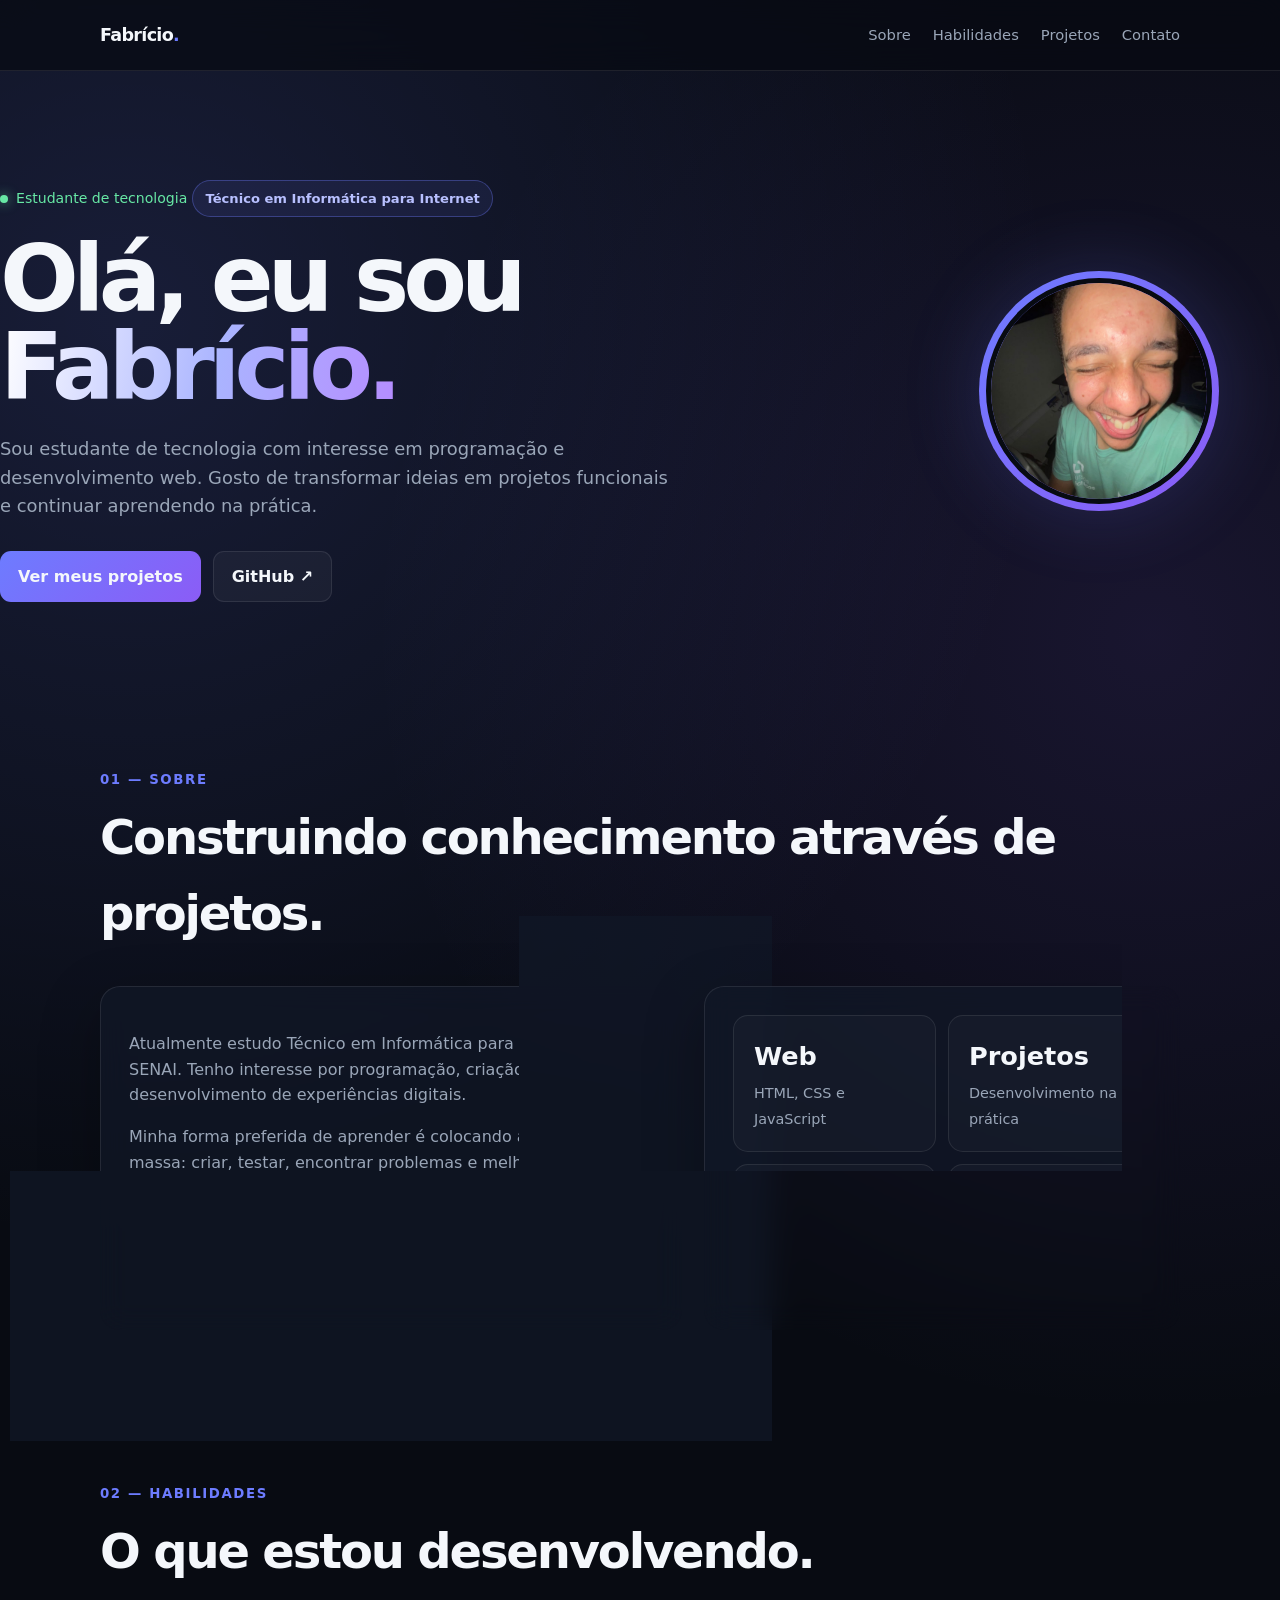
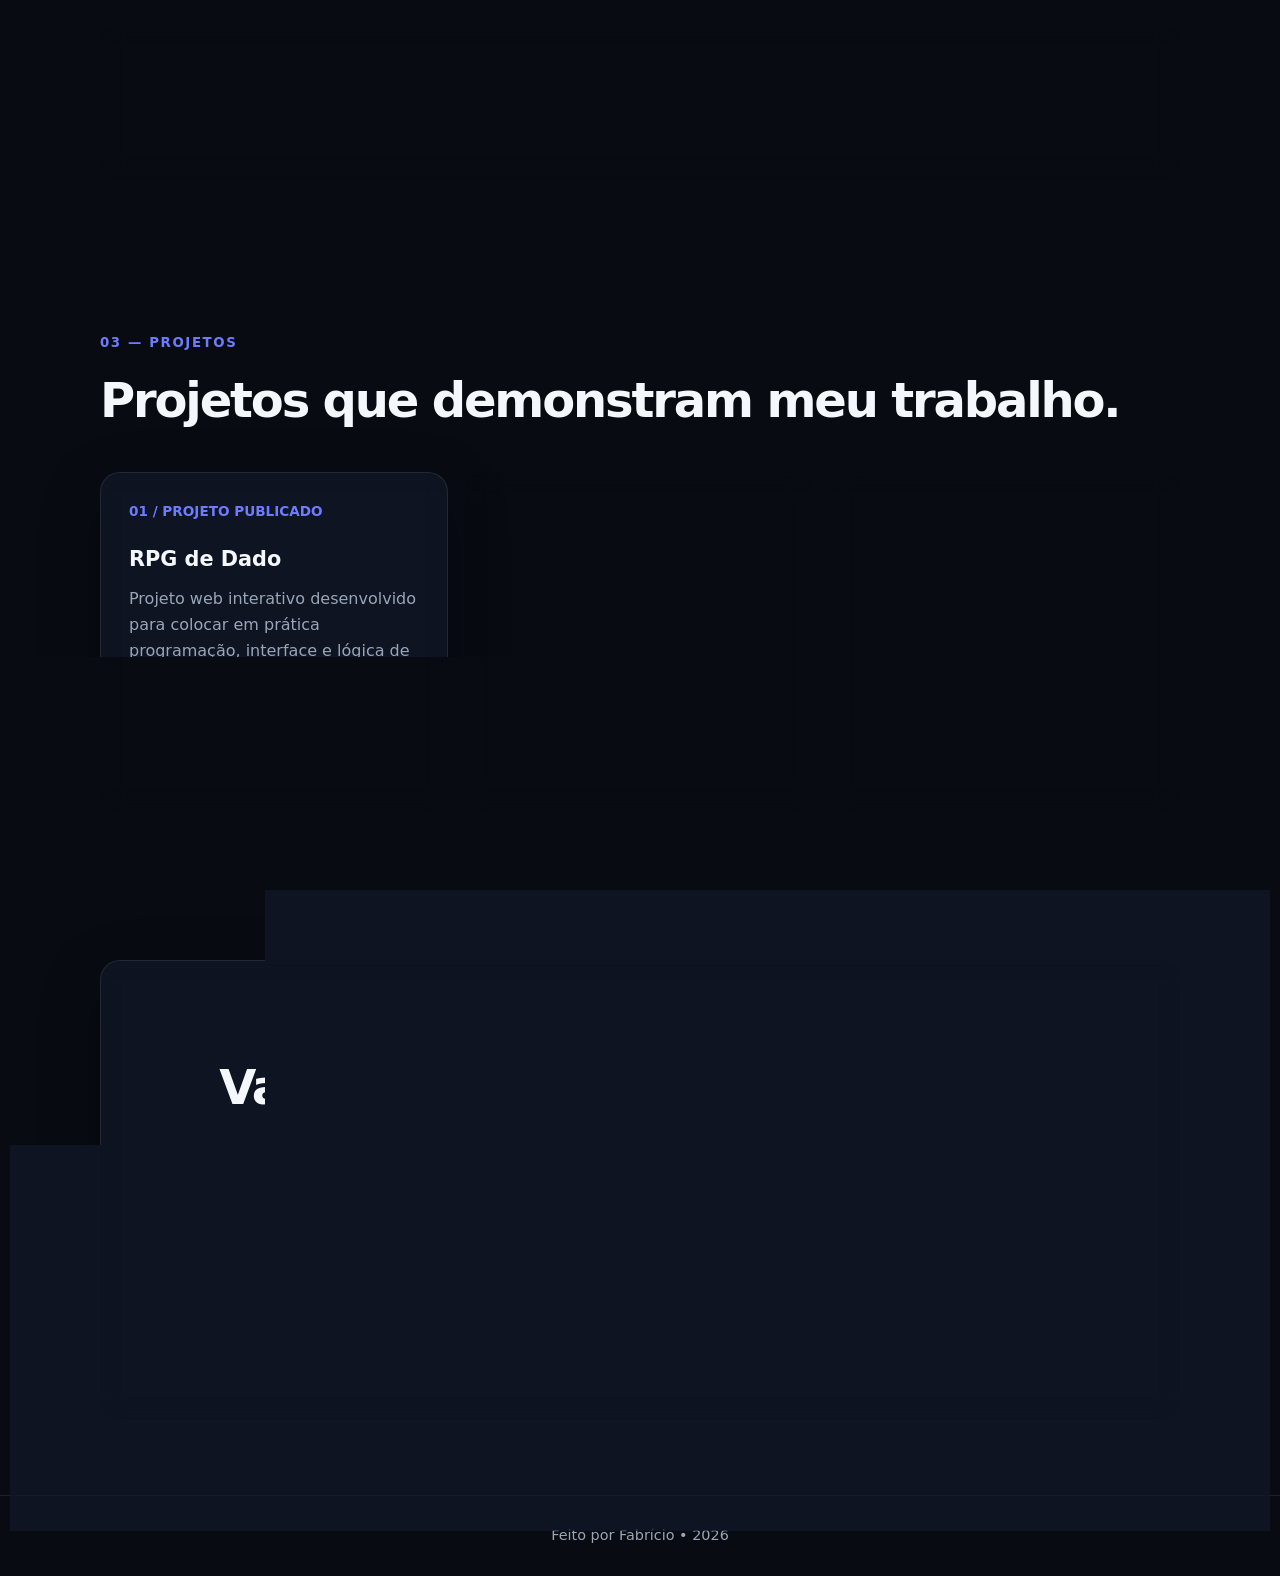
<file: index.html>
<!DOCTYPE html>
<html lang="pt-BR">
<head>
  <meta charset="UTF-8">
  <meta name="viewport" content="width=device-width, initial-scale=1.0">
  <meta name="description" content="Portfólio de Fabrício — estudante de Técnico em Informática para Internet, programação e desenvolvimento web.">
  <title>Fabrício | Portfólio</title>

  <style>
    :root {
      --bg: #080b12;
      --bg-soft: #0f1420;
      --card: rgba(17, 24, 39, .72);
      --card-hover: rgba(24, 33, 52, .9);
      --text: #f4f7fb;
      --muted: #9aa6b8;
      --primary: #6d7cff;
      --primary-2: #8b5cf6;
      --border: rgba(255,255,255,.09);
      --success: #67e8a5;
      --shadow: 0 20px 60px rgba(0,0,0,.28);
    }

    * { box-sizing: border-box; scroll-behavior: smooth; }

    body {
      margin: 0;
      font-family: Inter, ui-sans-serif, system-ui, -apple-system, BlinkMacSystemFont, "Segoe UI", sans-serif;
      color: var(--text);
      background:
        radial-gradient(circle at 10% 10%, rgba(109,124,255,.16), transparent 30%),
        radial-gradient(circle at 90% 20%, rgba(139,92,246,.13), transparent 28%),
        var(--bg);
      line-height: 1.6;
    }

    a { color: inherit; text-decoration: none; }

    .container {
      width: min(1080px, calc(100% - 36px));
      margin: auto;
    }

    nav {
      position: sticky;
      top: 0;
      z-index: 20;
      backdrop-filter: blur(16px);
      background: rgba(8,11,18,.72);
      border-bottom: 1px solid var(--border);
    }

    .nav-inner {
      min-height: 70px;
      display: flex;
      align-items: center;
      justify-content: space-between;
      gap: 24px;
    }

    .brand {
      font-weight: 800;
      letter-spacing: -.04em;
      font-size: 1.1rem;
    }

    .brand span { color: var(--primary); }

    .nav-links {
      display: flex;
      gap: 22px;
      color: var(--muted);
      font-size: .92rem;
    }

    .nav-links a:hover { color: var(--text); }

    header {
      min-height: 620px;
      display: grid;
      place-items: center;
      padding: 90px 0 70px;
    }

    .hero {
      width: 100%;
      display: grid;
      grid-template-columns: 1.4fr .6fr;
      align-items: center;
      gap: 70px;
    }

    .eyebrow {
      display: inline-flex;
      padding: 7px 12px;
      border: 1px solid rgba(109,124,255,.35);
      background: rgba(109,124,255,.09);
      color: #b8c0ff;
      border-radius: 999px;
      font-size: .82rem;
      font-weight: 700;
      margin-bottom: 18px;
    }

    h1 {
      font-size: clamp(3rem, 8vw, 5.8rem);
      line-height: .95;
      letter-spacing: -.065em;
      margin: 0 0 24px;
    }

    .gradient {
      background: linear-gradient(100deg, #fff, #aab4ff 55%, #b58cff);
      -webkit-background-clip: text;
      background-clip: text;
      color: transparent;
    }

    .hero p {
      color: var(--muted);
      font-size: 1.12rem;
      max-width: 670px;
      margin: 0 0 30px;
    }

    .actions {
      display: flex;
      flex-wrap: wrap;
      gap: 12px;
    }

    .btn {
      display: inline-flex;
      align-items: center;
      justify-content: center;
      padding: 12px 18px;
      border-radius: 11px;
      border: 1px solid var(--border);
      font-weight: 700;
      transition: .2s ease;
    }

    .btn.primary {
      background: linear-gradient(135deg, var(--primary), var(--primary-2));
      border: 0;
    }

    .btn.secondary { background: rgba(255,255,255,.04); }
    .btn:hover { transform: translateY(-2px); }

    .profile-wrap {
      display: grid;
      place-items: center;
    }

    .profile-ring {
      width: 240px;
      height: 240px;
      padding: 7px;
      border-radius: 50%;
      background: linear-gradient(135deg, var(--primary), var(--primary-2));
      box-shadow: 0 0 80px rgba(109,124,255,.2);
    }

    .avatar {
      width: 100%;
      height: 100%;
      border-radius: 50%;
      overflow: hidden;
      background: var(--bg-soft);
      border: 5px solid var(--bg);
    }

    .avatar img {
      width: 100%;
      height: 100%;
      object-fit: cover;
    }

    section { padding: 75px 0; }

    .section-title {
      margin-bottom: 34px;
    }

    .section-title small {
      color: var(--primary);
      font-weight: 800;
      text-transform: uppercase;
      letter-spacing: .12em;
    }

    h2 {
      margin: 7px 0 0;
      font-size: clamp(2rem, 5vw, 3rem);
      letter-spacing: -.045em;
    }

    .about {
      display: grid;
      grid-template-columns: 1.1fr .9fr;
      gap: 22px;
    }

    .card {
      background: var(--card);
      border: 1px solid var(--border);
      border-radius: 20px;
      padding: 28px;
      box-shadow: var(--shadow);
      backdrop-filter: blur(14px);
    }

    .card p { color: var(--muted); }

    .stats {
      display: grid;
      grid-template-columns: repeat(2, 1fr);
      gap: 12px;
    }

    .stat {
      padding: 20px;
      border: 1px solid var(--border);
      border-radius: 15px;
      background: rgba(255,255,255,.025);
    }

    .stat strong {
      display: block;
      font-size: 1.6rem;
      margin-bottom: 3px;
    }

    .stat span { color: var(--muted); font-size: .9rem; }

    .skills {
      display: flex;
      flex-wrap: wrap;
      gap: 10px;
    }

    .skill {
      padding: 9px 13px;
      border-radius: 10px;
      border: 1px solid var(--border);
      background: rgba(255,255,255,.035);
      color: #dbe2ef;
      font-size: .92rem;
    }

    .projects {
      display: grid;
      grid-template-columns: repeat(3, 1fr);
      gap: 18px;
    }

    .project {
      display: flex;
      flex-direction: column;
      min-height: 300px;
      transition: .25s ease;
    }

    .project:hover {
      transform: translateY(-5px);
      background: var(--card-hover);
      border-color: rgba(109,124,255,.35);
    }

    .project-number {
      color: var(--primary);
      font-weight: 800;
      font-size: .85rem;
      margin-bottom: 20px;
    }

    .project h3 { margin: 0 0 10px; font-size: 1.3rem; }
    .project p { margin: 0 0 20px; color: var(--muted); }
    .project .tags { margin-top: auto; display: flex; flex-wrap: wrap; gap: 7px; }
    .tag {
      font-size: .75rem;
      padding: 5px 8px;
      border-radius: 7px;
      background: rgba(109,124,255,.1);
      color: #c5ccff;
    }

    .project-link {
      margin-top: 18px;
      color: #b9c1ff;
      font-weight: 700;
    }

    .contact {
      text-align: center;
      padding: 55px 28px;
    }

    .contact p {
      max-width: 620px;
      margin: 12px auto 25px;
    }

    footer {
      border-top: 1px solid var(--border);
      color: var(--muted);
      text-align: center;
      padding: 28px 0;
      font-size: .9rem;
    }

    .availability {
      display: inline-flex;
      align-items: center;
      gap: 8px;
      color: var(--success);
      font-size: .88rem;
      margin-bottom: 18px;
    }

    .dot {
      width: 8px;
      height: 8px;
      border-radius: 50%;
      background: var(--success);
      box-shadow: 0 0 12px rgba(103,232,165,.7);
    }

    @media (max-width: 800px) {
      .nav-links { display: none; }
      .hero, .about { grid-template-columns: 1fr; }
      header { min-height: auto; padding-top: 65px; }
      .profile-wrap { order: -1; }
      .profile-ring { width: 180px; height: 180px; }
      .projects { grid-template-columns: 1fr; }
      section { padding: 55px 0; }
    }
  </style>
</head>

<body>
  <nav>
    <div class="container nav-inner">
      <a class="brand" href="#">Fabrício<span>.</span></a>
      <div class="nav-links">
        <a href="#sobre">Sobre</a>
        <a href="#habilidades">Habilidades</a>
        <a href="#projetos">Projetos</a>
        <a href="#contato">Contato</a>
      </div>
    </div>
  </nav>

  <main>
    <header>
      <div class="container hero">
        <div>
          <div class="availability"><span class="dot"></span> Estudante de tecnologia</div>
          <div class="eyebrow">Técnico em Informática para Internet</div>
          <h1>Olá, eu sou <span class="gradient">Fabrício.</span></h1>
          <p>
            Sou estudante de tecnologia com interesse em programação e desenvolvimento web.
            Gosto de transformar ideias em projetos funcionais e continuar aprendendo na prática.
          </p>

          <div class="actions">
            <a class="btn primary" href="#projetos">Ver meus projetos</a>
            <a class="btn secondary" href="https://github.com/Fabricio1102" target="_blank" rel="noopener">GitHub ↗</a>
          </div>
        </div>

        <div class="profile-wrap">
          <div class="profile-ring">
            <div class="avatar">
              <img src="[data-uri]" alt="Foto de perfil de Fabrício">
            </div>
          </div>
        </div>
      </div>
    </header>

    <section id="sobre">
      <div class="container">
        <div class="section-title">
          <small>01 — Sobre</small>
          <h2>Construindo conhecimento através de projetos.</h2>
        </div>

        <div class="about">
          <div class="card">
            <p>
              Atualmente estudo Técnico em Informática para Internet no SENAI.
              Tenho interesse por programação, criação de sites e desenvolvimento de experiências digitais.
            </p>
            <p>
              Minha forma preferida de aprender é colocando a mão na massa:
              criar, testar, encontrar problemas e melhorar o resultado até chegar em algo que realmente funcione.
            </p>
          </div>

          <div class="card stats">
            <div class="stat">
              <strong>Web</strong>
              <span>HTML, CSS e JavaScript</span>
            </div>
            <div class="stat">
              <strong>Projetos</strong>
              <span>Desenvolvimento na prática</span>
            </div>
            <div class="stat">
              <strong>Foco</strong>
              <span>Aprendizado contínuo</span>
            </div>
            <div class="stat">
              <strong>GitHub</strong>
              <span>Código e projetos pessoais</span>
            </div>
          </div>
        </div>
      </div>
    </section>

    <section id="habilidades">
      <div class="container">
        <div class="section-title">
          <small>02 — Habilidades</small>
          <h2>O que estou desenvolvendo.</h2>
        </div>

        <div class="card">
          <div class="skills">
            <span class="skill">HTML</span>
            <span class="skill">CSS</span>
            <span class="skill">JavaScript</span>
            <span class="skill">Desenvolvimento Web</span>
            <span class="skill">GitHub</span>
            <span class="skill">Criação de interfaces</span>
            <span class="skill">Aprendizado rápido</span>
            <span class="skill">Resolução de problemas</span>
            <span class="skill">Persistência</span>
          </div>
        </div>
      </div>
    </section>

    <section id="projetos">
      <div class="container">
        <div class="section-title">
          <small>03 — Projetos</small>
          <h2>Projetos que demonstram meu trabalho.</h2>
        </div>

        <div class="projects">
          <article class="card project">
            <div class="project-number">01 / PROJETO PUBLICADO</div>
            <h3>RPG de Dado</h3>
            <p>
              Projeto web interativo desenvolvido para colocar em prática programação,
              interface e lógica de jogo diretamente no navegador.
            </p>
            <div class="tags">
              <span class="tag">HTML</span>
              <span class="tag">CSS</span>
              <span class="tag">JavaScript</span>
              <span class="tag">Game Web</span>
            </div>
            <a class="project-link" href="https://fabricio1102.github.io/rpgdeDado/" target="_blank" rel="noopener">
              Abrir projeto ↗
            </a>
          </article>

          <article class="card project">
            <div class="project-number">02 / PROJETO EM DESENVOLVIMENTO</div>
            <h3>Tormenta &amp; Sangue</h3>
            <p>
              RPG de fantasia sombria com foco em sistemas de batalha, inventário,
              mapa, bosses, progressão e experiência de jogo.
            </p>
            <div class="tags">
              <span class="tag">Game Design</span>
              <span class="tag">JavaScript</span>
              <span class="tag">RPG</span>
              <span class="tag">UI</span>
            </div>
          </article>

          <article class="card project">
            <div class="project-number">03 / CONCEITO</div>
            <h3>Concorde</h3>
            <p>
              Conceito de aplicativo educacional para estudantes do SENAI,
              pensado para reunir atividades, desafios e comunicação entre alunos e professores.
            </p>
            <div class="tags">
              <span class="tag">UI/UX</span>
              <span class="tag">Educação</span>
              <span class="tag">Web</span>
              <span class="tag">Conceito</span>
            </div>
          </article>
        </div>
      </div>
    </section>

    <section id="contato">
      <div class="container">
        <div class="card contact">
          <div class="section-title">
            <small>04 — Contato</small>
            <h2>Vamos acompanhar meu próximo projeto.</h2>
          </div>

          <p>
            Meu código e meus projetos públicos estão disponíveis no GitHub.
            É lá que vou continuar registrando minha evolução na programação.
          </p>

          <div class="actions" style="justify-content:center">
            <a class="btn primary" href="https://github.com/Fabricio1102" target="_blank" rel="noopener">
              Acessar GitHub ↗
            </a>
            <a class="btn secondary" href="https://fabricio1102.github.io/rpgdeDado/" target="_blank" rel="noopener">
              Ver projeto publicado ↗
            </a>
          </div>
        </div>
      </div>
    </section>
  </main>

  <footer>
    <div class="container">
      Feito por Fabrício • 2026
    </div>
  </footer>
</body>
</html>
</file>
